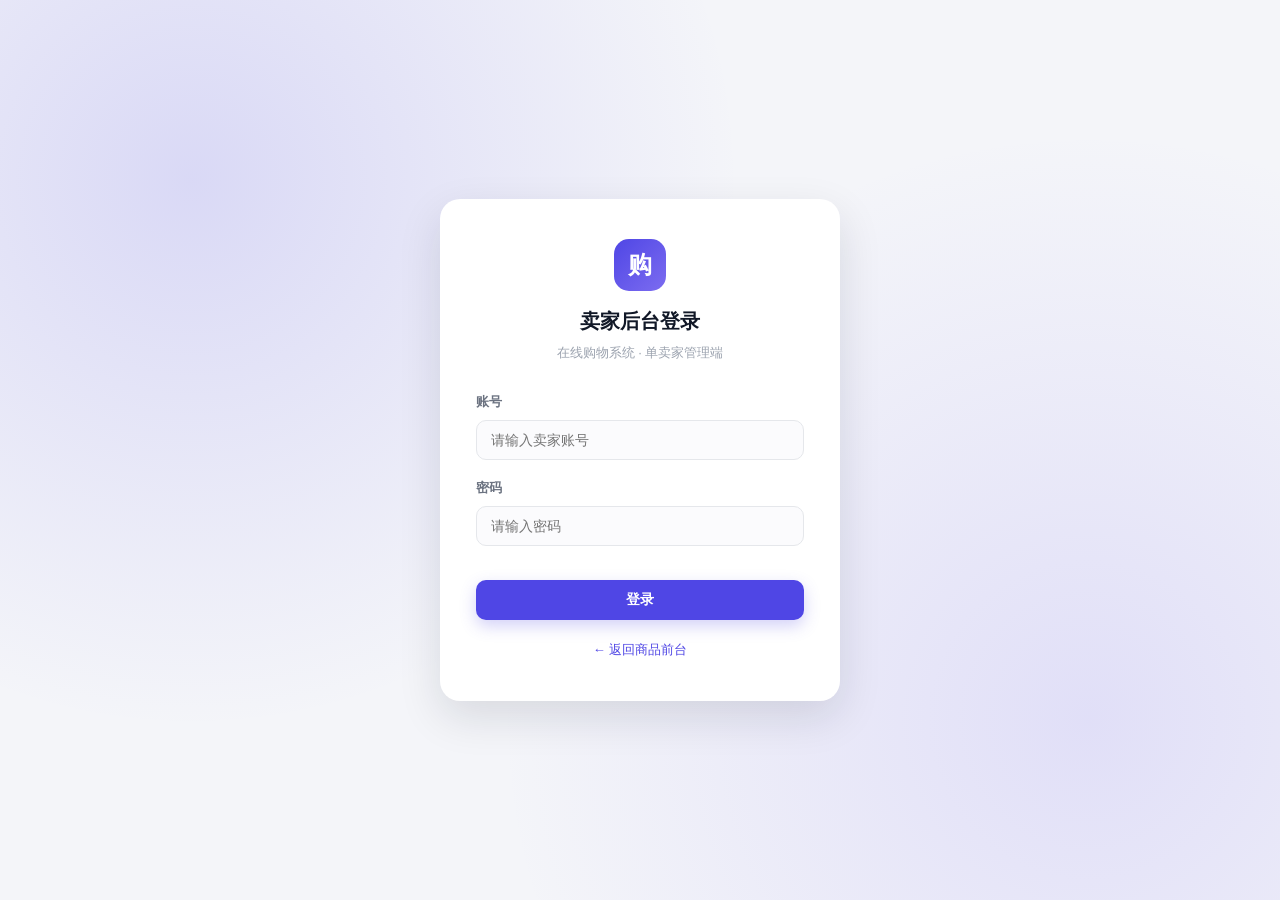
<file: frontend/admin-orders.html>
<!DOCTYPE html>
<html lang="zh-CN">
<head>
  <meta charset="UTF-8" />
  <meta name="viewport" content="width=device-width, initial-scale=1.0" />
  <title>意向订单 · 卖家后台</title>
  <link rel="stylesheet" href="css/style.css" />
</head>
<body>
  <div class="admin-layout">
    <aside class="sidebar" id="admin-sidebar"></aside>

    <div class="admin-main">
      <header class="admin-topbar">
        <h1 class="page-title" id="page-title">意向订单</h1>
        <div class="admin-user">
          <span class="avatar" id="seller-avatar">卖</span>
          <span id="seller-name">卖家</span>
          <button class="btn btn-ghost btn-sm" onclick="logout()">退出登录</button>
        </div>
      </header>

      <main class="admin-content">
        <section class="block">
          <div class="section-head">
            <div class="section-title">购买意向订单</div>
            <button class="btn btn-ghost btn-sm" id="btn-refresh">刷新</button>
          </div>
          <div class="card" id="orders-box" style="overflow: hidden"></div>
        </section>
      </main>
    </div>
  </div>

  <script src="js/config.js"></script>
  <script src="js/api.js"></script>
  <script src="js/common.js"></script>
  <script src="js/admin-orders.js"></script>
</body>
</html>
</file>
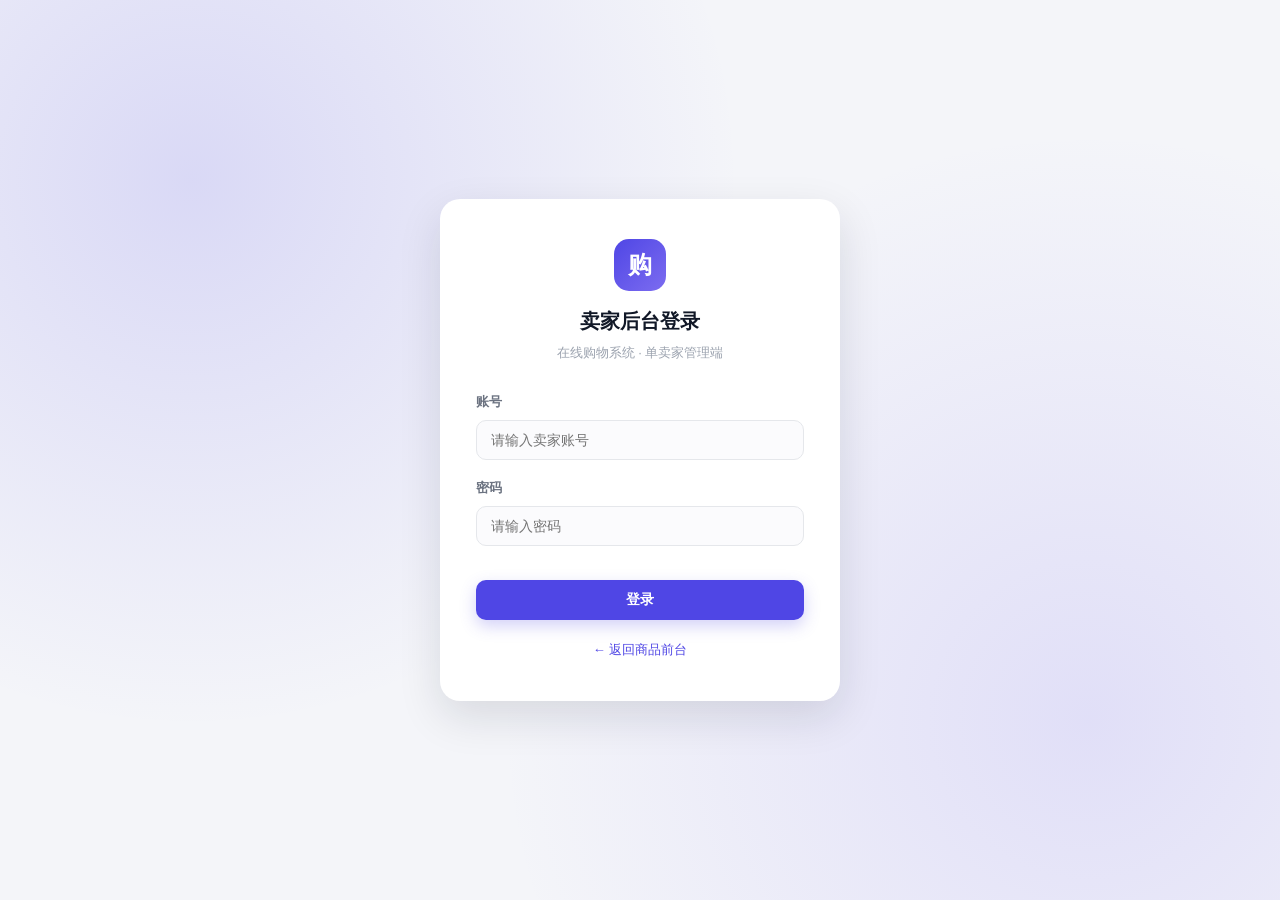
<file: frontend/admin-password.html>
<!DOCTYPE html>
<html lang="zh-CN">
<head>
  <meta charset="UTF-8" />
  <meta name="viewport" content="width=device-width, initial-scale=1.0" />
  <title>密码修改 · 卖家后台</title>
  <link rel="stylesheet" href="css/style.css" />
</head>
<body>
  <div class="admin-layout">
    <aside class="sidebar" id="admin-sidebar"></aside>

    <div class="admin-main">
      <header class="admin-topbar">
        <h1 class="page-title" id="page-title">密码修改</h1>
        <div class="admin-user">
          <span class="avatar" id="seller-avatar">卖</span>
          <span id="seller-name">卖家</span>
          <button class="btn btn-ghost btn-sm" onclick="logout()">退出登录</button>
        </div>
      </header>

      <main class="admin-content">
        <section class="card card-pad" style="max-width: 480px">
          <h2 class="card-title">修改登录密码</h2>
          <form id="pw-form" novalidate>
            <div class="form-item">
              <label>账号</label>
              <input id="username" type="text" placeholder="卖家账号" autocomplete="username" />
            </div>
            <div class="form-item">
              <label>原密码</label>
              <input id="oldPassword" type="password" placeholder="请输入当前登录密码" autocomplete="current-password" />
            </div>
            <div class="form-item">
              <label>新密码</label>
              <input id="newPassword" type="password" placeholder="至少 6 位，建议字母与数字组合" autocomplete="new-password" />
            </div>
            <div class="form-item">
              <label>确认新密码</label>
              <input id="confirmPassword" type="password" placeholder="请再次输入新密码" autocomplete="new-password" />
            </div>
            <div class="form-error" id="pw-error"></div>
            <button type="submit" class="btn btn-primary" id="pw-submit">确认修改</button>
          </form>
        </section>
      </main>
    </div>
  </div>

  <script src="js/config.js"></script>
  <script src="js/api.js"></script>
  <script src="js/common.js"></script>
  <script src="js/admin-password.js"></script>
</body>
</html>
</file>
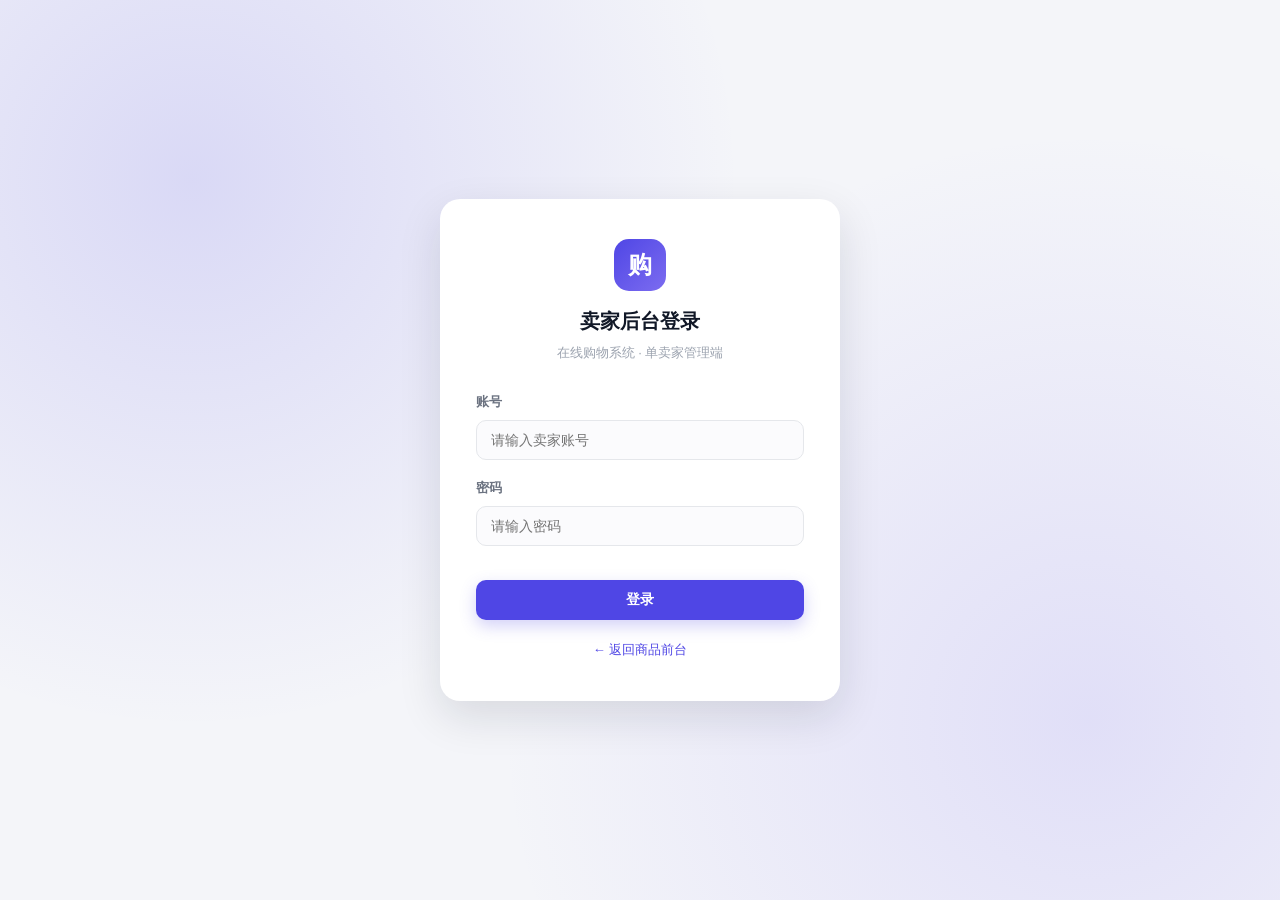
<file: frontend/admin-products.html>
<!DOCTYPE html>
<html lang="zh-CN">
<head>
  <meta charset="UTF-8" />
  <meta name="viewport" content="width=device-width, initial-scale=1.0" />
  <title>商品管理 · 卖家后台</title>
  <link rel="stylesheet" href="css/style.css" />
</head>
<body>
  <div class="admin-layout">
    <aside class="sidebar" id="admin-sidebar"></aside>

    <div class="admin-main">
      <header class="admin-topbar">
        <h1 class="page-title" id="page-title">商品管理</h1>
        <div class="admin-user">
          <span class="avatar" id="seller-avatar">卖</span>
          <span id="seller-name">卖家</span>
          <button class="btn btn-ghost btn-sm" onclick="logout()">退出登录</button>
        </div>
      </header>

      <main class="admin-content">
        <section class="block">
          <div class="section-head">
            <div class="section-title">当前商品</div>
            <button class="btn btn-primary" id="btn-add">发布新商品</button>
          </div>
          <div class="card" id="current-box"></div>
        </section>

        <section class="block">
          <div class="section-head">
            <div class="section-title">历史商品</div>
            <button class="btn btn-ghost btn-sm" id="btn-refresh">刷新</button>
          </div>
          <div class="card" id="history-box" style="overflow: hidden"></div>
        </section>
      </main>
    </div>
  </div>

  <script src="js/config.js"></script>
  <script src="js/api.js"></script>
  <script src="js/common.js"></script>
  <script src="js/admin-products.js"></script>
</body>
</html>
</file>
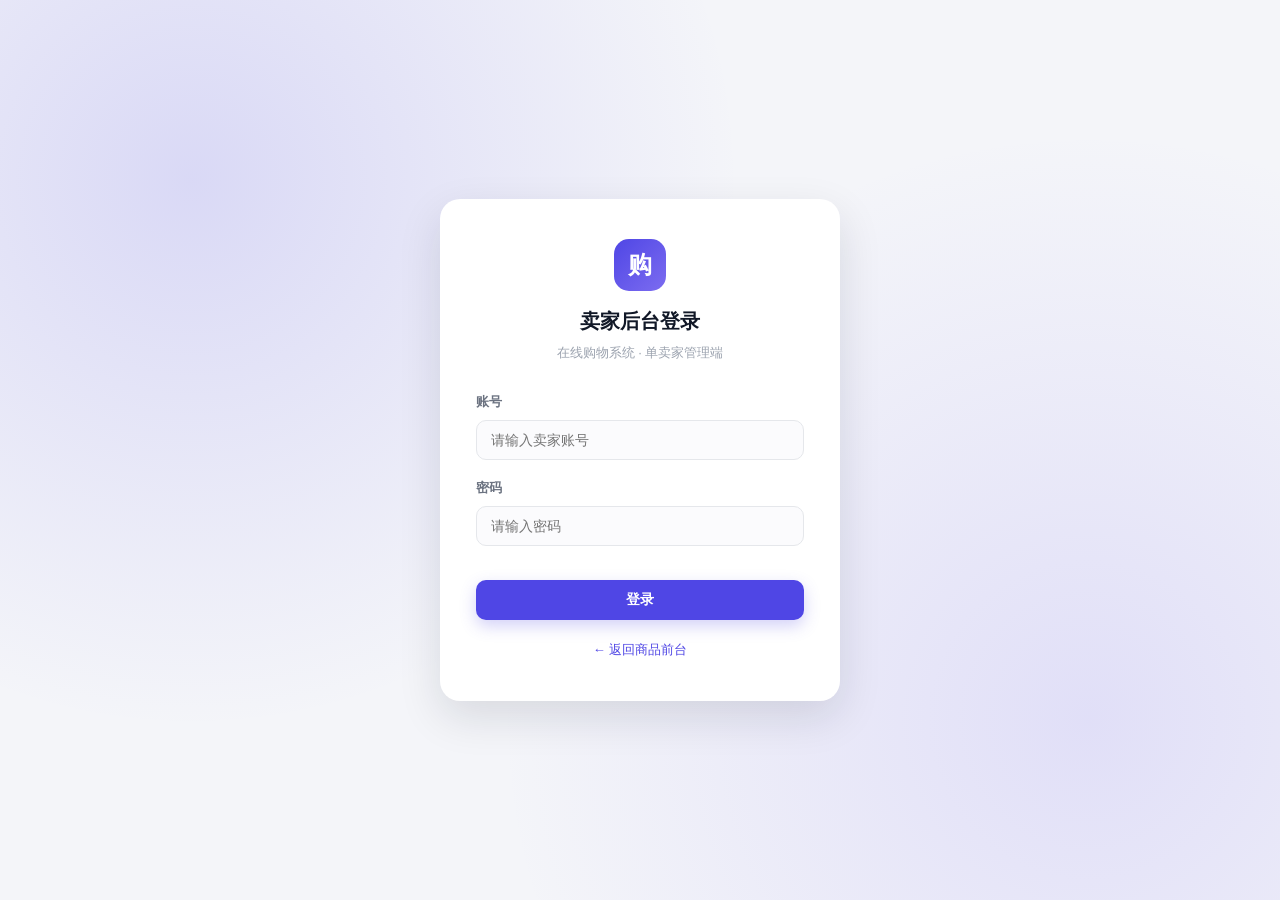
<file: frontend/login.html>
<!DOCTYPE html>
<html lang="zh-CN">
<head>
  <meta charset="UTF-8" />
  <meta name="viewport" content="width=device-width, initial-scale=1.0" />
  <title>卖家登录 · 在线购物</title>
  <link rel="stylesheet" href="css/style.css" />
</head>
<body>
  <div class="login-wrap">
    <div class="login-card">
      <div class="login-head">
        <div class="login-logo">购</div>
        <h2>卖家后台登录</h2>
        <p>在线购物系统 · 单卖家管理端</p>
      </div>

      <form id="login-form" novalidate>
        <div class="form-item">
          <label>账号</label>
          <input id="username" type="text" placeholder="请输入卖家账号" autocomplete="username" />
        </div>
        <div class="form-item">
          <label>密码</label>
          <input id="password" type="password" placeholder="请输入密码" autocomplete="current-password" />
        </div>
        <div class="form-error" id="login-error"></div>
        <button type="submit" class="btn btn-primary btn-block" id="login-btn">登录</button>
      </form>

      <div class="login-foot">
        <a href="index.html">&larr; 返回商品前台</a>
      </div>
    </div>
  </div>

  <script src="js/config.js"></script>
  <script src="js/api.js"></script>
  <script src="js/common.js"></script>
  <script src="js/login.js"></script>
</body>
</html>
</file>
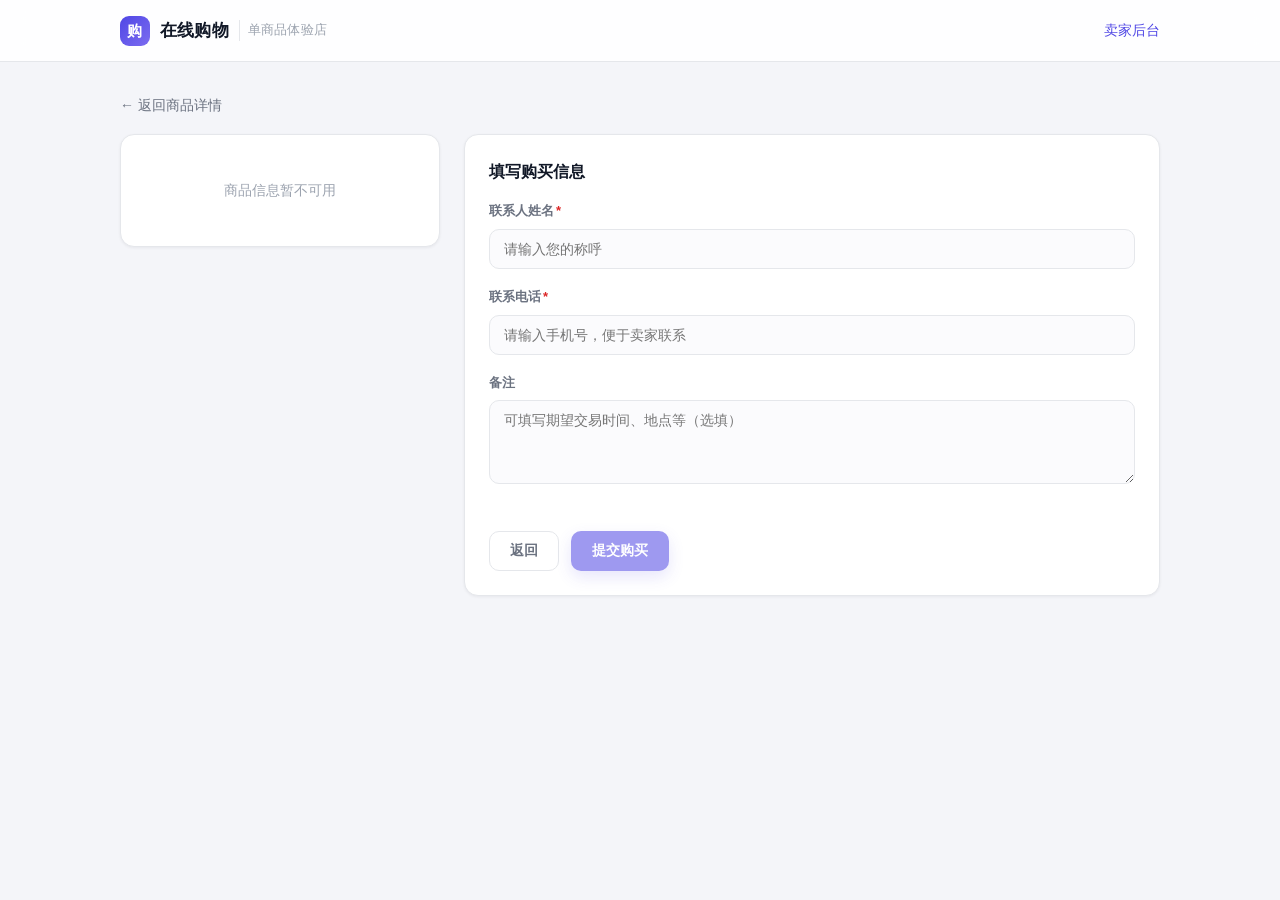
<file: frontend/purchase.html>
<!DOCTYPE html>
<html lang="zh-CN">
<head>
  <meta charset="UTF-8" />
  <meta name="viewport" content="width=device-width, initial-scale=1.0" />
  <title>填写购买信息 · 在线购物</title>
  <link rel="stylesheet" href="css/style.css" />
</head>
<body>
  <div class="page">
    <header class="navbar">
      <div class="container">
        <a class="brand" href="index.html">
          <span class="brand-mark">购</span>
          在线购物
          <span class="brand-sub">单商品体验店</span>
        </a>
        <nav class="navbar-links">
          <a href="login.html">卖家后台</a>
        </nav>
      </div>
    </header>

    <main class="page-body" id="page-main">
      <div class="container">
        <a class="back-link" href="index.html">&larr; 返回商品详情</a>
        <div class="purchase-layout">
          <aside class="card purchase-summary" id="summary">
            <div class="state-box" style="padding: 30px 0">
              <div class="spinner"></div>
            </div>
          </aside>

          <section class="card card-pad">
            <h2 class="card-title">填写购买信息</h2>
            <form id="purchase-form" novalidate>
              <div class="form-item">
                <label>联系人姓名<span class="required">*</span></label>
                <input id="buyerName" type="text" maxlength="50" placeholder="请输入您的称呼" autocomplete="off" />
              </div>
              <div class="form-item">
                <label>联系电话<span class="required">*</span></label>
                <input id="buyerPhone" type="text" maxlength="20" placeholder="请输入手机号，便于卖家联系" autocomplete="off" />
              </div>
              <div class="form-item">
                <label>备注</label>
                <textarea id="remark" maxlength="500" placeholder="可填写期望交易时间、地点等（选填）"></textarea>
              </div>
              <div class="form-error" id="form-error"></div>
              <div style="display: flex; gap: 12px; margin-top: 6px">
                <button type="button" class="btn btn-ghost" onclick="location.href='index.html'">返回</button>
                <button type="submit" class="btn btn-primary" id="submit-btn" disabled>提交购买</button>
              </div>
            </form>
          </section>
        </div>
      </div>
    </main>
  </div>

  <script src="js/config.js"></script>
  <script src="js/api.js"></script>
  <script src="js/common.js"></script>
  <script src="js/purchase.js"></script>
</body>
</html>
</file>
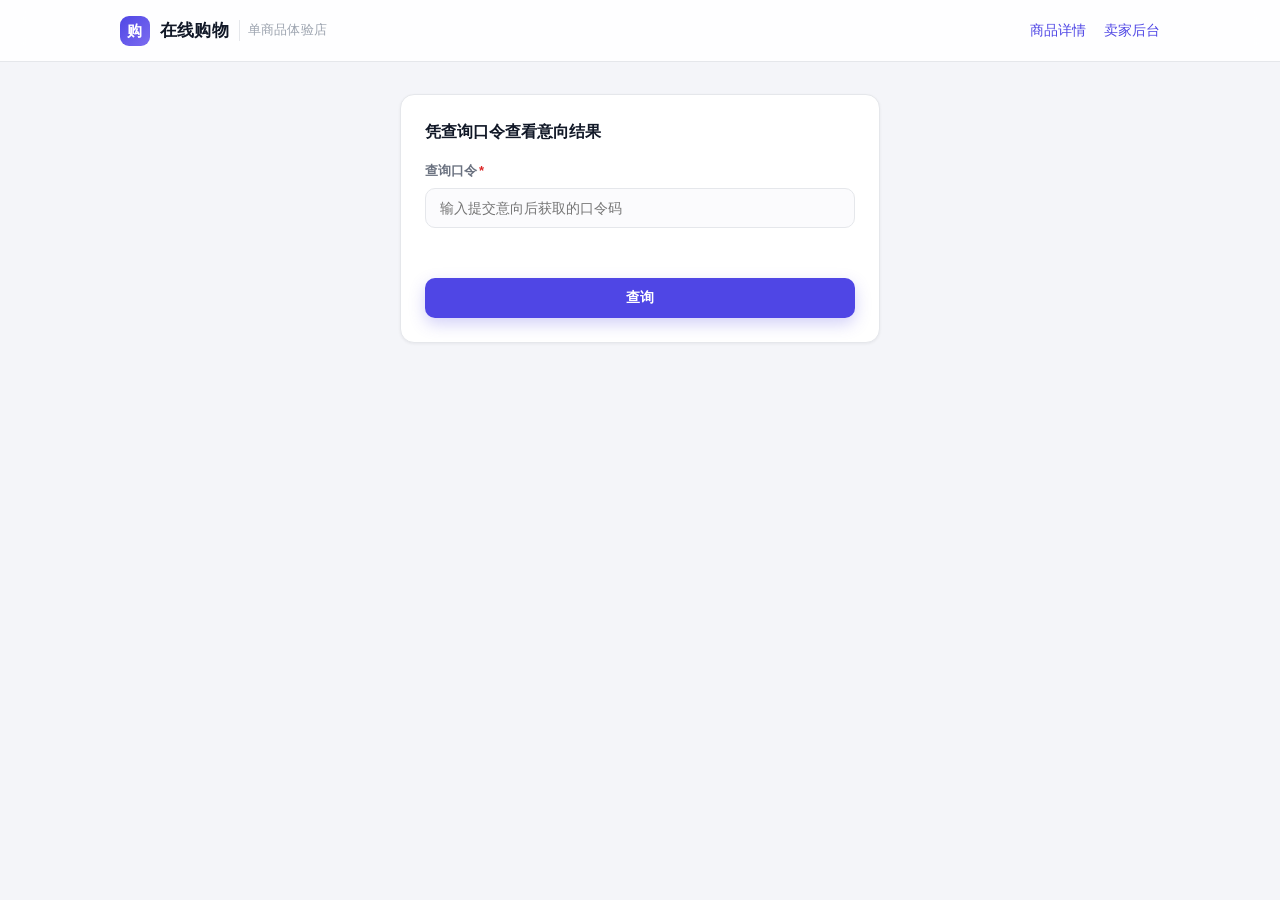
<file: frontend/query.html>
<!DOCTYPE html>
<html lang="zh-CN">
<head>
  <meta charset="UTF-8" />
  <meta name="viewport" content="width=device-width, initial-scale=1.0" />
  <title>查询购买意向</title>
  <link rel="stylesheet" href="css/style.css" />
</head>
<body>
  <div class="page">
    <header class="navbar">
      <div class="container">
        <a class="brand" href="index.html">
          <span class="brand-mark">购</span>
          在线购物
          <span class="brand-sub">单商品体验店</span>
        </a>
        <nav class="navbar-links">
          <a href="index.html">商品详情</a>
          <a href="login.html">卖家后台</a>
        </nav>
      </div>
    </header>
    <main class="page-body">
      <div class="container" style="max-width:520px">
        <div class="card card-pad">
          <h2 class="card-title">凭查询口令查看意向结果</h2>
          <form id="query-form">
            <div class="form-item">
              <label>查询口令<span class="required">*</span></label>
              <input id="queryCode" type="text" placeholder="输入提交意向后获取的口令码">
            </div>
            <div class="form-error" id="query-error"></div>
            <div id="result-box"></div>
            <button type="submit" class="btn btn-primary btn-block" style="margin-top:16px">查询</button>
          </form>
        </div>
      </div>
    </main>
  </div>
<script src="js/config.js"></script>
<script src="js/api.js"></script>
<script src="js/common.js"></script>
<script src="js/query.js"></script>
</body>
</html>
</file>
<file: frontend/css/style.css>
/* ==========================================================================
   在线购物系统 · 前端样式
   组员 A：买家页面 + 卖家后台 + 页面交互
   ========================================================================== */

:root {
  --primary: #4f46e5;
  --primary-dark: #4338ca;
  --primary-light: #eef2ff;
  --success: #16a34a;
  --success-light: #dcfce7;
  --danger: #dc2626;
  --danger-light: #fee2e2;
  --warning: #d97706;
  --warning-light: #fef3c7;
  --info: #2563eb;
  --info-light: #dbeafe;

  --text: #111827;
  --text-sub: #6b7280;
  --text-light: #9ca3af;
  --border: #e5e7eb;
  --bg: #f4f5f9;
  --card: #ffffff;

  --radius-sm: 8px;
  --radius: 14px;
  --radius-lg: 20px;
  --shadow-sm: 0 1px 3px rgba(17, 24, 39, 0.06);
  --shadow: 0 6px 24px rgba(17, 24, 39, 0.08);
  --shadow-lg: 0 16px 44px rgba(17, 24, 39, 0.12);
}

* {
  box-sizing: border-box;
}

html,
body {
  margin: 0;
  padding: 0;
}

body {
  font-family: -apple-system, BlinkMacSystemFont, "Segoe UI", "PingFang SC",
    "Hiragino Sans GB", "Microsoft YaHei", "Helvetica Neue", Arial, sans-serif;
  color: var(--text);
  background: var(--bg);
  font-size: 14px;
  line-height: 1.6;
  -webkit-font-smoothing: antialiased;
}

a {
  color: var(--primary);
  text-decoration: none;
}
a:hover {
  text-decoration: underline;
}

h1, h2, h3, h4 {
  margin: 0;
  font-weight: 600;
}

p {
  margin: 0;
}

/* ---------------------------- 布局 ---------------------------- */
.container {
  width: 100%;
  max-width: 1080px;
  margin: 0 auto;
  padding: 0 20px;
}

.page {
  min-height: 100vh;
  display: flex;
  flex-direction: column;
}

.page-body {
  flex: 1;
  padding: 32px 0 56px;
}

/* ---------------------------- 顶部导航 ---------------------------- */
.navbar {
  position: sticky;
  top: 0;
  z-index: 50;
  height: 62px;
  background: rgba(255, 255, 255, 0.9);
  backdrop-filter: saturate(180%) blur(12px);
  border-bottom: 1px solid var(--border);
  display: flex;
  align-items: center;
}

.navbar .container {
  display: flex;
  align-items: center;
  justify-content: space-between;
}

.brand {
  display: flex;
  align-items: center;
  gap: 10px;
  font-weight: 700;
  font-size: 17px;
  color: var(--text);
  letter-spacing: 0.2px;
}

.brand-mark {
  width: 30px;
  height: 30px;
  border-radius: 9px;
  background: linear-gradient(135deg, var(--primary), #7c6cf0);
  color: #fff;
  display: inline-flex;
  align-items: center;
  justify-content: center;
  font-size: 15px;
  font-weight: 700;
}

.brand-sub {
  font-weight: 500;
  font-size: 13px;
  color: var(--text-light);
  padding-left: 8px;
  border-left: 1px solid var(--border);
}

.navbar-links {
  display: flex;
  align-items: center;
  gap: 18px;
  font-size: 14px;
}

/* ---------------------------- 按钮 ---------------------------- */
.btn {
  display: inline-flex;
  align-items: center;
  justify-content: center;
  gap: 6px;
  border: 1px solid transparent;
  border-radius: 10px;
  padding: 10px 20px;
  font-size: 14px;
  font-weight: 600;
  font-family: inherit;
  cursor: pointer;
  transition: all 0.18s ease;
  white-space: nowrap;
  background: transparent;
  color: var(--text);
}
.btn:disabled {
  cursor: not-allowed;
  opacity: 0.55;
}

.btn-primary {
  background: var(--primary);
  color: #fff;
  box-shadow: 0 6px 16px rgba(79, 70, 229, 0.25);
}
.btn-primary:hover:not(:disabled) {
  background: var(--primary-dark);
}

.btn-success {
  background: var(--success);
  color: #fff;
}
.btn-success:hover:not(:disabled) {
  filter: brightness(0.95);
}

.btn-danger {
  background: var(--danger);
  color: #fff;
}
.btn-danger:hover:not(:disabled) {
  filter: brightness(0.95);
}

.btn-ghost {
  background: #fff;
  border-color: var(--border);
  color: var(--text-sub);
}
.btn-ghost:hover:not(:disabled) {
  border-color: #cbd2dc;
  color: var(--text);
}

.btn-block {
  width: 100%;
}

.btn-sm {
  padding: 6px 14px;
  font-size: 13px;
  border-radius: 8px;
}

.btn-outline-primary {
  border-color: var(--primary);
  color: var(--primary);
  background: #fff;
}
.btn-outline-primary:hover:not(:disabled) {
  background: var(--primary-light);
}

/* ---------------------------- 卡片 ---------------------------- */
.card {
  background: var(--card);
  border-radius: var(--radius);
  box-shadow: var(--shadow-sm);
  border: 1px solid var(--border);
}

.card-pad {
  padding: 24px;
}

.card-title {
  font-size: 16px;
  font-weight: 600;
  margin-bottom: 16px;
  display: flex;
  align-items: center;
  justify-content: space-between;
}

/* ---------------------------- 徽标 ---------------------------- */
.badge {
  display: inline-flex;
  align-items: center;
  padding: 3px 12px;
  border-radius: 999px;
  font-size: 12px;
  font-weight: 600;
  line-height: 1.6;
}
.badge-on-sale {
  background: var(--success-light);
  color: var(--success);
}
.badge-frozen {
  background: var(--warning-light);
  color: var(--warning);
}
.badge-sold {
  background: #f1f2f5;
  color: var(--text-sub);
}
.badge-pending {
  background: var(--info-light);
  color: var(--info);
}
.badge-success {
  background: var(--success-light);
  color: var(--success);
}
.badge-failed {
  background: var(--danger-light);
  color: var(--danger);
}

/* ---------------------------- 表单 ---------------------------- */
.form-item {
  margin-bottom: 18px;
}
.form-item label {
  display: block;
  font-size: 13px;
  font-weight: 600;
  color: var(--text-sub);
  margin-bottom: 7px;
}
.form-item .required {
  color: var(--danger);
  margin-left: 2px;
}
.form-item input,
.form-item textarea {
  width: 100%;
  border: 1px solid var(--border);
  border-radius: 10px;
  padding: 11px 14px;
  font-size: 14px;
  font-family: inherit;
  color: var(--text);
  background: #fbfbfd;
  transition: border-color 0.16s ease, box-shadow 0.16s ease;
}
.form-item input:focus,
.form-item textarea:focus {
  outline: none;
  border-color: var(--primary);
  background: #fff;
  box-shadow: 0 0 0 3px rgba(79, 70, 229, 0.12);
}
.form-item textarea {
  resize: vertical;
  min-height: 84px;
}
.form-hint {
  font-size: 12px;
  color: var(--text-light);
  margin-top: 6px;
}
.form-error {
  font-size: 12px;
  color: var(--danger);
  margin-top: 6px;
  min-height: 16px;
}

/* ---------------------------- 表格 ---------------------------- */
.table {
  width: 100%;
  border-collapse: collapse;
  font-size: 14px;
}
.table th {
  text-align: left;
  font-weight: 600;
  color: var(--text-sub);
  font-size: 13px;
  padding: 12px 14px;
  background: #f8f9fc;
  border-bottom: 1px solid var(--border);
}
.table td {
  padding: 13px 14px;
  border-bottom: 1px solid var(--border);
  color: var(--text);
  vertical-align: middle;
}
.table tbody tr:hover {
  background: #fafbff;
}
.table tbody tr:last-child td {
  border-bottom: none;
}
.table-actions {
  display: flex;
  gap: 8px;
}

/* ---------------------------- Toast ---------------------------- */
.toast-container {
  position: fixed;
  top: 20px;
  left: 50%;
  transform: translateX(-50%);
  z-index: 2000;
  display: flex;
  flex-direction: column;
  align-items: center;
  gap: 10px;
  pointer-events: none;
}
.toast {
  min-width: 180px;
  max-width: 420px;
  padding: 11px 20px;
  border-radius: 10px;
  background: #1f2937;
  color: #fff;
  font-size: 14px;
  box-shadow: var(--shadow-lg);
  opacity: 0;
  transform: translateY(-10px);
  transition: all 0.28s cubic-bezier(0.2, 0.8, 0.2, 1);
}
.toast.show {
  opacity: 1;
  transform: translateY(0);
}
.toast-success {
  background: #15803d;
}
.toast-error {
  background: #b91c1c;
}

/* ---------------------------- 弹窗 ---------------------------- */
.modal-mask {
  position: fixed;
  inset: 0;
  background: rgba(17, 24, 39, 0.45);
  display: flex;
  align-items: center;
  justify-content: center;
  z-index: 1500;
  padding: 20px;
  animation: fadeIn 0.18s ease;
}
.modal {
  width: 100%;
  max-width: 420px;
  background: #fff;
  border-radius: var(--radius);
  box-shadow: var(--shadow-lg);
  padding: 24px;
  animation: popIn 0.2s ease;
}
.modal-title {
  font-size: 16px;
  font-weight: 600;
  margin-bottom: 12px;
}
.modal-body {
  color: var(--text-sub);
  margin-bottom: 22px;
}
.modal-footer {
  display: flex;
  justify-content: flex-end;
  gap: 10px;
}

@keyframes fadeIn {
  from { opacity: 0; }
  to { opacity: 1; }
}
@keyframes popIn {
  from { opacity: 0; transform: scale(0.96); }
  to { opacity: 1; transform: scale(1); }
}

/* ---------------------------- 状态占位 ---------------------------- */
.state-box {
  display: flex;
  flex-direction: column;
  align-items: center;
  justify-content: center;
  gap: 12px;
  padding: 56px 20px;
  color: var(--text-light);
}
.state-text {
  color: var(--text-light);
}
.state-error {
  color: var(--danger);
}
.spinner {
  width: 30px;
  height: 30px;
  border: 3px solid var(--border);
  border-top-color: var(--primary);
  border-radius: 50%;
  animation: spin 0.8s linear infinite;
}
@keyframes spin {
  to { transform: rotate(360deg); }
}

/* ==========================================================================
   前台 · 商品详情页
   ========================================================================== */
.product-detail {
  display: grid;
  grid-template-columns: 440px 1fr;
  gap: 0;
  overflow: hidden;
}

.product-media {
  background: #f6f7fb;
  display: flex;
  align-items: center;
  justify-content: center;
  min-height: 400px;
  position: relative;
}
.product-media img {
  width: 100%;
  height: 100%;
  object-fit: cover;
  display: block;
}
.product-media .media-placeholder {
  color: var(--text-light);
  font-size: 14px;
  display: flex;
  flex-direction: column;
  align-items: center;
  gap: 8px;
}
.product-media .media-placeholder .ph-icon {
  width: 60px;
  height: 60px;
  border-radius: 16px;
  background: #e9ebf2;
  display: flex;
  align-items: center;
  justify-content: center;
  font-size: 24px;
  color: #b7bccb;
}

.product-info {
  padding: 36px 40px;
  display: flex;
  flex-direction: column;
}
.product-info .status-row {
  margin-bottom: 14px;
}
.product-info .product-name {
  font-size: 26px;
  font-weight: 700;
  line-height: 1.35;
  margin-bottom: 16px;
}
.product-price {
  font-size: 30px;
  font-weight: 700;
  color: var(--danger);
  margin-bottom: 22px;
}
.product-price small {
  font-size: 15px;
  font-weight: 600;
  margin-right: 2px;
}
.product-desc-title {
  font-size: 14px;
  font-weight: 600;
  color: var(--text-sub);
  margin-bottom: 8px;
  padding-top: 18px;
  border-top: 1px dashed var(--border);
}
.product-desc {
  color: var(--text-sub);
  line-height: 1.8;
  white-space: pre-wrap;
  word-break: break-word;
}
.product-buy-bar {
  margin-top: auto;
  padding-top: 28px;
  display: flex;
  align-items: center;
  gap: 14px;
}
.product-buy-bar .btn {
  padding: 13px 44px;
  font-size: 15px;
}
.buy-tip {
  font-size: 13px;
  color: var(--text-light);
}

/* ==========================================================================
   前台 · 购买信息填写页
   ========================================================================== */
.purchase-layout {
  display: grid;
  grid-template-columns: 320px 1fr;
  gap: 24px;
  align-items: start;
}

.purchase-summary {
  padding: 20px;
}
.purchase-summary .sum-media {
  width: 100%;
  height: 180px;
  border-radius: var(--radius-sm);
  background: #f6f7fb;
  overflow: hidden;
  display: flex;
  align-items: center;
  justify-content: center;
  color: var(--text-light);
  margin-bottom: 14px;
}
.purchase-summary .sum-media img {
  width: 100%;
  height: 100%;
  object-fit: cover;
}
.purchase-summary .sum-name {
  font-size: 15px;
  font-weight: 600;
  margin-bottom: 6px;
}
.purchase-summary .sum-price {
  color: var(--danger);
  font-weight: 700;
  font-size: 18px;
}

/* 面包屑 / 返回 */
.back-link {
  display: inline-flex;
  align-items: center;
  gap: 6px;
  color: var(--text-sub);
  font-size: 14px;
  margin-bottom: 18px;
}
.back-link:hover {
  color: var(--primary);
  text-decoration: none;
}

/* ==========================================================================
   登录页
   ========================================================================== */
.login-wrap {
  min-height: 100vh;
  display: flex;
  align-items: center;
  justify-content: center;
  padding: 24px;
  background:
    radial-gradient(circle at 15% 20%, rgba(79, 70, 229, 0.16), transparent 42%),
    radial-gradient(circle at 85% 80%, rgba(124, 108, 240, 0.16), transparent 45%),
    var(--bg);
}
.login-card {
  width: 100%;
  max-width: 400px;
  background: #fff;
  border-radius: var(--radius-lg);
  box-shadow: var(--shadow-lg);
  padding: 40px 36px;
}
.login-head {
  text-align: center;
  margin-bottom: 28px;
}
.login-head .login-logo {
  width: 52px;
  height: 52px;
  border-radius: 15px;
  background: linear-gradient(135deg, var(--primary), #7c6cf0);
  color: #fff;
  font-size: 24px;
  font-weight: 700;
  display: inline-flex;
  align-items: center;
  justify-content: center;
  margin-bottom: 14px;
}
.login-head h2 {
  font-size: 20px;
  margin-bottom: 6px;
}
.login-head p {
  color: var(--text-light);
  font-size: 13px;
}
.login-foot {
  margin-top: 20px;
  text-align: center;
  font-size: 13px;
  color: var(--text-light);
}

/* ==========================================================================
   后台布局
   ========================================================================== */
.admin-layout {
  display: flex;
  min-height: 100vh;
}

.sidebar {
  width: 220px;
  flex-shrink: 0;
  background: #1e2030;
  color: #cfd2e0;
  display: flex;
  flex-direction: column;
  position: sticky;
  top: 0;
  height: 100vh;
}
.sidebar-brand {
  display: flex;
  align-items: center;
  gap: 10px;
  padding: 22px 20px;
  font-weight: 700;
  font-size: 15px;
  color: #fff;
  border-bottom: 1px solid rgba(255, 255, 255, 0.08);
}
.sidebar-brand .brand-mark {
  background: linear-gradient(135deg, var(--primary), #7c6cf0);
}
.sidebar-nav {
  padding: 14px 12px;
  display: flex;
  flex-direction: column;
  gap: 4px;
  flex: 1;
}
.sidebar-link {
  display: block;
  padding: 11px 16px;
  border-radius: 10px;
  color: #cfd2e0;
  font-size: 14px;
  font-weight: 500;
  transition: all 0.16s ease;
}
.sidebar-link:hover {
  background: rgba(255, 255, 255, 0.07);
  color: #fff;
  text-decoration: none;
}
.sidebar-link.active {
  background: var(--primary);
  color: #fff;
  box-shadow: 0 6px 16px rgba(79, 70, 229, 0.4);
}
.sidebar-foot {
  padding: 16px 20px;
  font-size: 12px;
  color: #7b7f96;
  border-top: 1px solid rgba(255, 255, 255, 0.08);
}

.admin-main {
  flex: 1;
  min-width: 0;
  display: flex;
  flex-direction: column;
}
.admin-topbar {
  height: 66px;
  background: #fff;
  border-bottom: 1px solid var(--border);
  display: flex;
  align-items: center;
  justify-content: space-between;
  padding: 0 28px;
  position: sticky;
  top: 0;
  z-index: 20;
}
.admin-topbar .page-title {
  font-size: 18px;
  font-weight: 600;
}
.admin-user {
  display: flex;
  align-items: center;
  gap: 14px;
  font-size: 14px;
  color: var(--text-sub);
}
.admin-user .avatar {
  width: 30px;
  height: 30px;
  border-radius: 50%;
  background: var(--primary-light);
  color: var(--primary);
  display: inline-flex;
  align-items: center;
  justify-content: center;
  font-weight: 700;
  font-size: 13px;
}
.admin-content {
  padding: 26px 28px 48px;
  flex: 1;
}

/* 后台区块标题 */
.section-head {
  display: flex;
  align-items: center;
  justify-content: space-between;
  margin-bottom: 16px;
}
.section-title {
  font-size: 16px;
  font-weight: 600;
  display: flex;
  align-items: center;
  gap: 8px;
}
.section-title::before {
  content: "";
  width: 4px;
  height: 16px;
  border-radius: 2px;
  background: var(--primary);
}

/* 当前商品卡片 */
.current-product {
  display: flex;
  gap: 20px;
  padding: 22px;
  align-items: center;
}
.current-product .cp-media {
  width: 128px;
  height: 128px;
  border-radius: var(--radius-sm);
  background: #f6f7fb;
  overflow: hidden;
  flex-shrink: 0;
  display: flex;
  align-items: center;
  justify-content: center;
  color: var(--text-light);
  font-size: 13px;
}
.current-product .cp-media img {
  width: 100%;
  height: 100%;
  object-fit: cover;
}
.current-product .cp-info {
  flex: 1;
  min-width: 0;
}
.current-product .cp-name {
  font-size: 18px;
  font-weight: 600;
  margin-bottom: 8px;
}
.current-product .cp-price {
  color: var(--danger);
  font-weight: 700;
  font-size: 18px;
  margin-bottom: 10px;
}
.current-product .cp-desc {
  color: var(--text-sub);
  font-size: 13px;
  margin-bottom: 12px;
  display: -webkit-box;
  -webkit-line-clamp: 2;
  -webkit-box-orient: vertical;
  overflow: hidden;
}
.current-product .cp-actions {
  display: flex;
  gap: 10px;
  align-items: center;
}

/* 后台卡片间距 */
.block {
  margin-bottom: 28px;
}

/* ==========================================================================
   响应式
   ========================================================================== */
@media (max-width: 900px) {
  .product-detail {
    grid-template-columns: 1fr;
  }
  .product-media {
    min-height: 260px;
  }
  .purchase-layout {
    grid-template-columns: 1fr;
    gap: 18px;
  }
  .sidebar {
    width: 150px;
  }
  .admin-content {
    padding: 20px 16px 40px;
  }
  .current-product {
    flex-direction: column;
    align-items: flex-start;
  }
}

@media (max-width: 640px) {
  .sidebar {
    width: 118px;
  }
  .sidebar-link {
    padding: 10px 12px;
    font-size: 13px;
  }
  .container {
    padding: 0 14px;
  }
  .product-info {
    padding: 24px 20px;
  }
}
</file>
